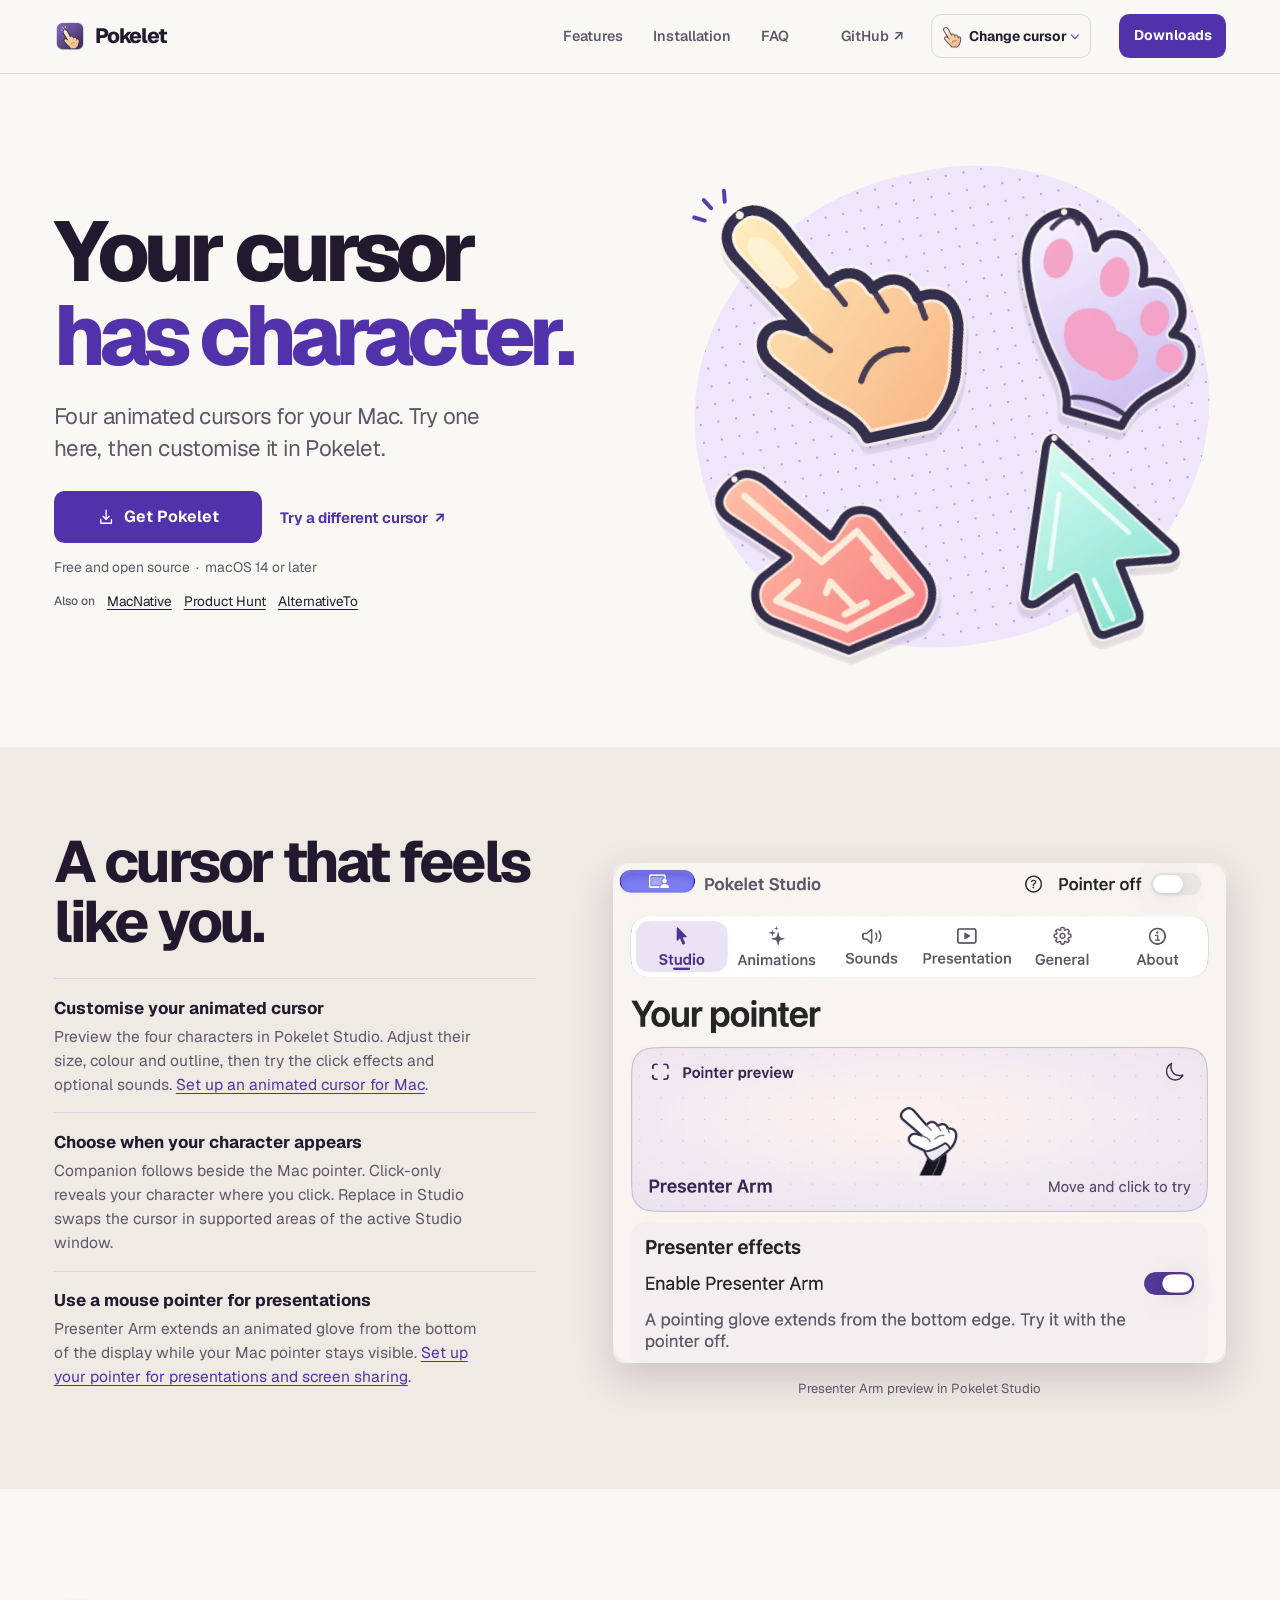
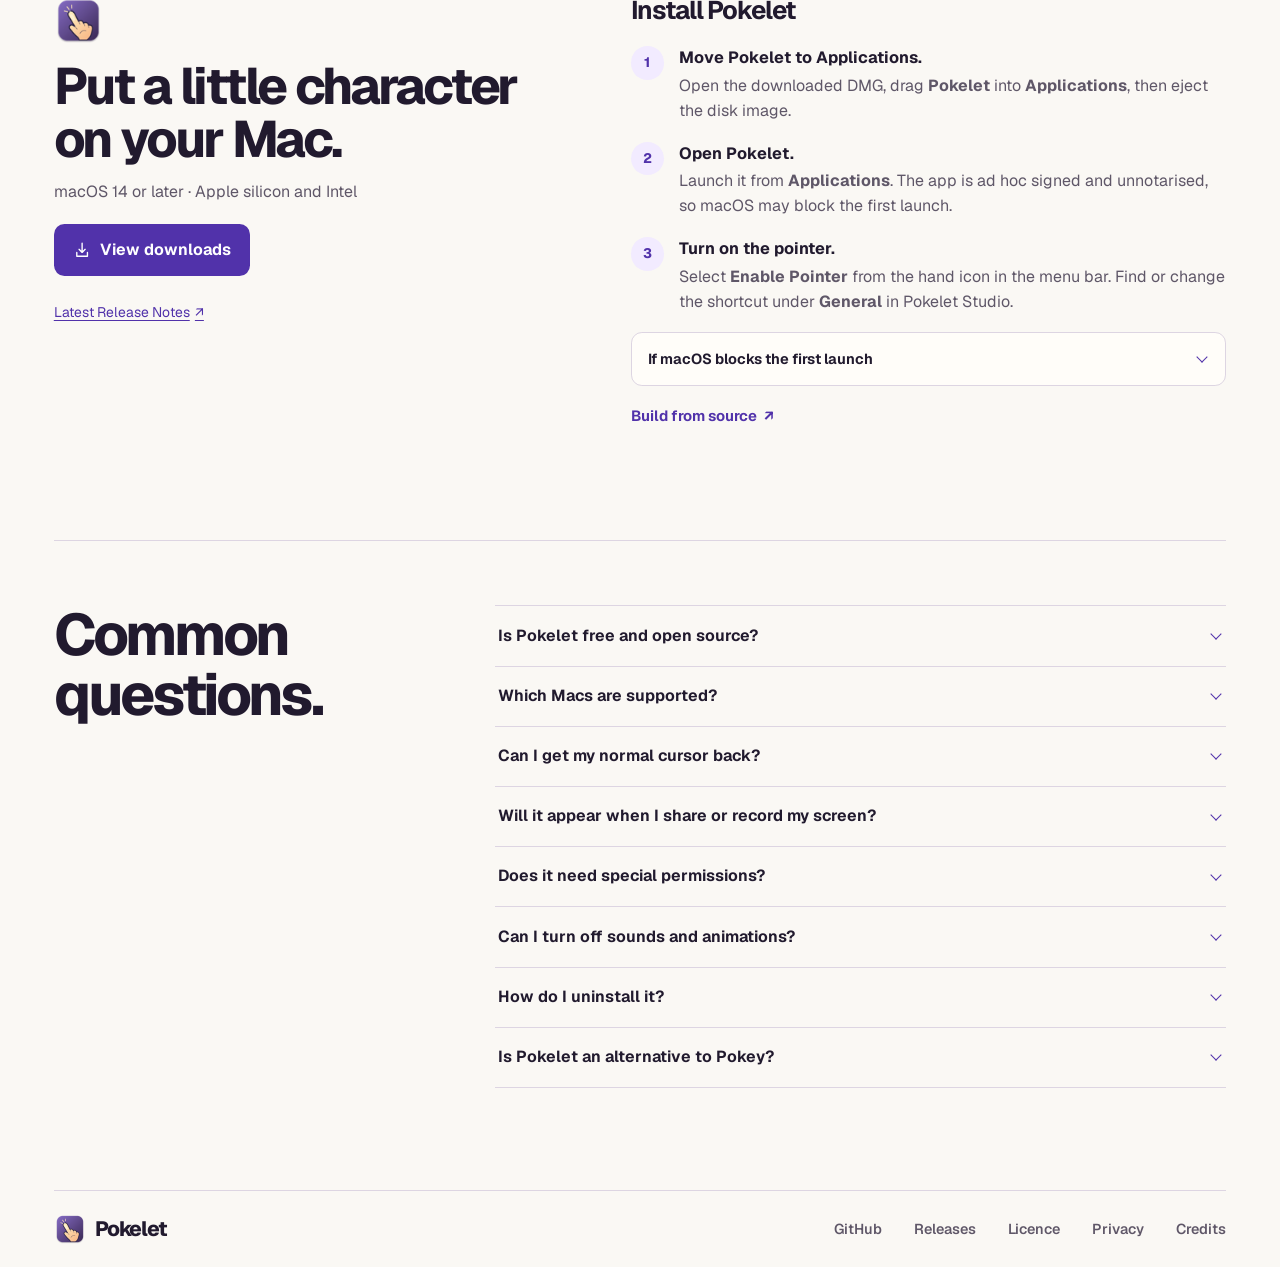
<file: docs/site/index.html>
<!DOCTYPE html>
<html lang="en-GB">
<head>
  <meta charset="utf-8">
  <meta name="viewport" content="width=device-width, initial-scale=1">
  <meta name="color-scheme" content="light dark">
  <meta name="theme-color" content="#faf8f4" media="(prefers-color-scheme: light)">
  <meta name="theme-color" content="#1a1622" media="(prefers-color-scheme: dark)">
  <title>Free Animated Cursor for Mac | Pokelet</title>
  <meta name="description" content="Try four animated cursors in your browser. Pokelet is free for Mac and lets you customise your pointer for everyday use, presentations and screen sharing.">
  <link rel="canonical" href="https://smcnab1.github.io/pokelet/">
  <link rel="icon" href="assets/pokelet-icon.png" type="image/png" sizes="64x64">
  <meta property="og:type" content="website">
  <meta property="og:site_name" content="Pokelet">
  <meta property="og:title" content="Pokelet · Free animated cursor for macOS">
  <meta property="og:description" content="Give your Mac cursor a little character. Try four animated pointers right in your browser.">
  <meta property="og:url" content="https://smcnab1.github.io/pokelet/">
  <meta property="og:image" content="https://smcnab1.github.io/pokelet/assets/pokelet-social.jpg">
  <meta property="og:image:width" content="1200">
  <meta property="og:image:height" content="630">
  <meta property="og:image:alt" content="Pokelet’s four original cursor characters against a lilac dotted backdrop beside the words Your cursor has character.">
  <meta name="twitter:card" content="summary_large_image">
  <meta name="google-site-verification" content="EWGlsp9qSTP0aY0W-Ioiru48ODEmEVgErgm7REO8boE" />
  <link rel="preload" href="assets/geist.woff2" as="font" type="font/woff2" crossorigin>
  <link rel="stylesheet" href="style.css">
  <link rel="modulepreload" href="cursor.js">
  <link rel="modulepreload" href="releases.js">
  <script type="application/ld+json">
    {
      "@context": "https://schema.org",
      "@type": "SoftwareApplication",
      "name": "Pokelet",
      "url": "https://smcnab1.github.io/pokelet/",
      "description": "A free, open-source animated cursor companion for macOS.",
      "operatingSystem": "macOS 14 or later",
      "applicationCategory": "DesktopEnhancementApplication",
      "downloadUrl": "https://github.com/smcnab1/pokelet/releases",
      "offers": {"@type": "Offer", "price": 0, "priceCurrency": "USD"},
      "license": "https://github.com/smcnab1/pokelet/blob/main/LICENSE",
      "image": "https://smcnab1.github.io/pokelet/assets/pokelet-social.jpg"
    }
  </script>
  <script type="module" src="site.js"></script>
</head>
<body id="top">
  <a class="skip-link" href="#main">Skip to content</a>
  <header class="site-header">
    <div class="wrap header-inner">
      <a class="brand" href="#top">
        <img src="assets/pokelet-icon.png" width="32" height="32" alt="">
        Pokelet
      </a>
      <button class="menu-toggle" type="button" aria-expanded="false" aria-controls="primary-nav" hidden>
        <span class="menu-icon" aria-hidden="true"></span> Menu
      </button>
      <nav id="primary-nav" class="primary-nav" aria-label="Main">
        <a href="#features">Features</a>
        <a href="#install">Installation</a>
        <a href="#questions">FAQ</a>
        <a class="nav-github" href="https://github.com/smcnab1/pokelet">GitHub <span aria-hidden="true">↗</span></a>
      </nav>
      <details class="cursor-picker" hidden>
        <summary>
          <img src="assets/characters/finger-original-cursor.png" width="26" height="26" alt="">
          <svg class="native-marker" viewBox="0 0 26 26" width="26" height="26" aria-hidden="true"><path fill="currentColor" d="m7 4 14 11-7 .5-3.5 5z"/></svg>
          <span class="picker-label">Change cursor</span>
        </summary>
          <div class="cursor-options" id="cursor-options">
            <fieldset>
              <legend>Character</legend>
              <div class="character-options">
                <label class="character-choice"><input type="radio" name="character" value="finger" checked>
                  <span><img src="assets/characters/finger-original.webp" loading="lazy" width="50" height="50" alt="">The Finger</span>
                </label>
                <label class="character-choice"><input type="radio" name="character" value="catPaw">
                  <span><img src="assets/characters/catPaw-original.webp" loading="lazy" width="50" height="50" alt="">Cat Paw</span>
                </label>
                <label class="character-choice"><input type="radio" name="character" value="foamFinger">
                  <span><img src="assets/characters/foamFinger-original.webp" loading="lazy" width="50" height="50" alt="">Foam Finger</span>
                </label>
                <label class="character-choice"><input type="radio" name="character" value="comicArrow">
                  <span><img src="assets/characters/comicArrow-original.webp" loading="lazy" width="50" height="50" alt="">Comic Arrow</span>
                </label>
              </div>
            </fieldset>
            <div class="control-pair">
              <div>
                <label for="palette">Colour</label>
                <select id="palette" name="palette">
                  <option value="original">Original</option>
                  <option value="white">White</option>
                  <option value="black">Black</option>
                </select>
              </div>
              <div>
                <label for="response">Click response</label>
                <select id="response" name="response">
                  <option value="0">Barely There</option>
                  <option value="1">Polite</option>
                  <option value="2" selected>Playful</option>
                  <option value="3">Dramatic</option>
                  <option value="4">Unhinged</option>
                </select>
              </div>
            </div>
            <div class="control-bottom">
              <label class="sound-toggle"><input type="checkbox" name="sound"> Sound</label>
              <button class="reset-button" type="button" aria-pressed="false">Use normal cursor</button>
            </div>
          </div>
      </details>
      <a class="button button-small header-download" data-download="Download" href="https://github.com/smcnab1/pokelet/releases"><span class="download-label">Downloads</span></a>
    </div>
  </header>

  <main id="main" tabindex="-1">
    <section class="wrap hero" id="try" aria-labelledby="hero-title">
      <div class="hero-copy">
        <h1 id="hero-title">Your cursor <span>has character.</span></h1>
        <p class="intro">Four animated cursors for your Mac. Try one here, then customise it in Pokelet.</p>
        <div class="actions">
          <a class="button" data-download="Download Pokelet" href="https://github.com/smcnab1/pokelet/releases">
            <svg class="icon" viewBox="0 0 24 24" fill="none" stroke="currentColor" stroke-width="1.8" stroke-linecap="round" stroke-linejoin="round" aria-hidden="true"><path d="M12 3v12m-4-4 4 4 4-4M5 15v5h14v-5"/></svg>
            <span class="download-label">Get Pokelet</span>
          </a>
          <button class="text-action hero-picker" type="button" aria-controls="cursor-options" aria-expanded="false" hidden>Try a different cursor <span aria-hidden="true">↗</span></button>
        </div>
        <div class="hero-support">
          <p class="hero-note">
            Free and open source
            <span aria-hidden="true">·</span>
            macOS 14 or later
          </p>

          <div class="hero-listing">
            <span class="hero-listing-label">Also on</span>

            <a class="hero-listing-link" href="https://macnative.io/apps/pokelet" target="_blank" rel="noopener noreferrer">MacNative</a>
            <a class="hero-listing-link" href="https://www.producthunt.com/products/pokelet" target="_blank" rel="noopener noreferrer">Product Hunt</a>
            <a class="hero-listing-link" href="https://alternativeto.net/software/pokelet/about/" target="_blank" rel="noopener noreferrer">AlternativeTo</a>
          </div>
        </div>
      </div>

      <div class="hero-art">
        <div class="character-sheet">
          <button class="hero-piece hero-finger" data-character="finger" type="button" aria-label="Try The Finger" aria-pressed="true" disabled>
            <img class="hero-character" fetchpriority="high" src="assets/characters/finger-original.webp" width="312" height="312" alt="">
          </button>
          <button class="hero-piece hero-cat" data-character="catPaw" type="button" aria-label="Try Cat Paw" aria-pressed="false" disabled>
            <img class="hero-character" src="assets/characters/catPaw-original.webp" width="312" height="312" alt="">
          </button>
          <button class="hero-piece hero-foam" data-character="foamFinger" type="button" aria-label="Try Foam Finger" aria-pressed="false" disabled>
            <img class="hero-character" src="assets/characters/foamFinger-original.webp" width="312" height="312" alt="">
          </button>
          <button class="hero-piece hero-arrow" data-character="comicArrow" type="button" aria-label="Try Comic Arrow" aria-pressed="false" disabled>
            <img class="hero-character" src="assets/characters/comicArrow-original.webp" width="312" height="312" alt="">
          </button>
          <span class="hero-rays" aria-hidden="true"><i></i><i></i><i></i></span>
        </div>
      </div>
    </section>

    <section class="feature-band" id="features" aria-labelledby="features-title">
      <div class="wrap feature-layout">
        <div class="feature-copy">
          <h2 id="features-title">A cursor that feels like you.</h2>
          <dl class="feature-list">
            <div><dt>Customise your animated cursor</dt><dd>Preview the four characters in Pokelet Studio. Adjust their size, colour and outline, then try the click effects and optional sounds. <a href="animated-cursors-for-mac/">Set up an animated cursor for Mac</a>.</dd></div>
            <div><dt>Choose when your character appears</dt><dd>Companion follows beside the Mac pointer. Click-only reveals your character where you click. Replace in Studio swaps the cursor in supported areas of the active Studio window.</dd></div>
            <div><dt>Use a mouse pointer for presentations</dt><dd>Presenter Arm extends an animated glove from the bottom of the display while your Mac pointer stays visible. <a href="presentation-pointer-for-mac/">Set up your pointer for presentations and screen sharing</a>.</dd></div>
          </dl>
        </div>
        <figure class="settings-figure">
          <picture>
            <source media="(prefers-color-scheme: dark) and (min-width: 761px)" srcset="assets/pokelet-studio-dark.webp" width="1450" height="926">
            <img src="assets/pokelet-studio-light.webp" width="1080" height="880" loading="lazy" decoding="async" alt="Pokelet Studio showing the animated Presenter Arm glove in the pointer preview, with Presenter Arm enabled">
          </picture>
          <figcaption>Presenter Arm preview in Pokelet Studio</figcaption>
        </figure>
      </div>
    </section>

    <section class="wrap install-section" id="install" aria-labelledby="install-title">
      <div class="download-panel">
        <img src="assets/pokelet-icon.png" width="64" height="64" loading="lazy" alt="">
        <h2 id="install-title">Put a little character on your Mac.</h2>
        <p>macOS 14 or later · Apple silicon and Intel</p>
        <a class="button" data-download="Download DMG" href="https://github.com/smcnab1/pokelet/releases">
          <svg class="icon" viewBox="0 0 24 24" fill="none" stroke="currentColor" stroke-width="1.8" stroke-linecap="round" stroke-linejoin="round" aria-hidden="true"><path d="M12 3v12m-4-4 4 4 4-4M5 15v5h14v-5"/></svg>
          <span class="download-label">View downloads</span>
        </a>
        <a class="release-link" data-release-notes href="https://github.com/smcnab1/pokelet/releases"><span>Latest Release Notes</span> <span aria-hidden="true">↗</span></a>
      </div>
      <div class="install-guide">
        <h3>Install Pokelet</h3>
        <ol class="steps">
          <li><span class="step-number" aria-hidden="true">1</span><strong>Move Pokelet to Applications.</strong><p>Open the downloaded DMG, drag <strong>Pokelet</strong> into <strong>Applications</strong>, then eject the disk image.</p></li>
          <li><span class="step-number" aria-hidden="true">2</span><strong>Open Pokelet.</strong><p>Launch it from <strong>Applications</strong>. The app is ad hoc signed and unnotarised, so macOS may block the first launch.</p></li>
          <li><span class="step-number" aria-hidden="true">3</span><strong>Turn on the pointer.</strong><p>Select <strong>Enable Pointer</strong> from the hand icon in the menu bar. Find or change the shortcut under <strong>General</strong> in Pokelet Studio.</p></li>
        </ol>
        <details class="install-note">
          <summary>If macOS blocks the first launch</summary>
          <p>Check the <a data-release-notes href="https://github.com/smcnab1/pokelet/releases">release notes</a>. Proceed only if you trust the source and the <a href="https://github.com/smcnab1/pokelet/blob/main/docs/VERIFYING_RELEASES.md">download verification checks</a> pass. If macOS cannot verify the developer, choose <strong>Open Anyway</strong> in <strong>System Settings → Privacy &amp; Security</strong> if offered. Leave Gatekeeper enabled. Stop if macOS reports damage or malware. <a href="https://support.apple.com/102445">Apple’s guidance on opening apps</a></p>
        </details>
        <a class="text-action source-link" href="https://github.com/smcnab1/pokelet/blob/main/CONTRIBUTING.md#build-from-source">Build from source <span aria-hidden="true">↗</span></a>
      </div>
    </section>

    <section class="wrap faq-section" id="questions" aria-labelledby="faq-title">
      <div class="section-heading">
        <h2 id="faq-title">Common questions.</h2>
      </div>
      <div class="faq-list">
        <details><summary>Is Pokelet free and open source?</summary><p>Yes. Pokelet is a free native macOS app that runs locally without an account. Its source code is available on GitHub under the <a href="https://github.com/smcnab1/pokelet/blob/main/LICENSE">MIT licence</a>.</p></details>
        <details><summary>Which Macs are supported?</summary><p>Pokelet’s universal build targets macOS 14 Sonoma and later on Apple silicon and Intel. Check the release notes for the requirements of your download. Hands-on testing used an M2 Mac. Intel and older macOS runtime checks are pending. See the <a href="https://github.com/smcnab1/pokelet/blob/main/VERIFICATION.md">verification record</a> for details.</p></details>
        <details><summary>Can I get my normal cursor back?</summary><p>Yes. Companion mode keeps the native cursor visible. Replace in Studio restores the normal cursor when you leave eligible areas of the active Studio window. Switch Pokelet off from the menu bar or with the shortcut shown under <strong>General</strong> in Studio.</p></details>
        <details><summary>Will it appear when I share or record my screen?</summary><p>Choose the entire display in your sharing or recording app and check whether the overlay appears for viewers or in a test recording. Single-window capture generally excludes it. See the <a href="presentation-pointer-for-mac/#capture">screen capture guide</a> for what to check.</p></details>
        <details><summary>Does it need special permissions?</summary><p>Ordinary pointer features work without Accessibility or Input Monitoring. The optional <strong>Interactive clicks only</strong> sound setting uses Accessibility information. It stays silent if macOS cannot identify the control or Accessibility access is unavailable. Choose <strong>Every click</strong> for regular playback.</p></details>
        <details><summary>Can I turn off sounds and animations?</summary><p>Yes. Sounds start off and can be switched off again in <strong>Sounds</strong>. Turn off click effects in <strong>Animations</strong>. Pokelet also follows the macOS Reduce Motion setting.</p></details>
        <details><summary>How do I uninstall it?</summary><p>To clear preferences, remove imported audio and disable launch at login, first choose <strong>General → Reset Settings…</strong> in Pokelet Studio. Then choose <strong>Quit Pokelet</strong> from the menu and move Pokelet from <strong>Applications</strong> to the Bin.</p></details>
        <details><summary>Is Pokelet an alternative to Pokey?</summary><p>Pokelet is an independent, open-source alternative to Pokey, with its own artwork and click sounds.</p></details>
      </div>
    </section>
  </main>

  <footer class="wrap site-footer">
    <a class="brand" href="#top">
      <img src="assets/pokelet-icon.png" width="32" height="32" loading="lazy" alt="">
      Pokelet
    </a>
    <nav aria-label="Footer">
      <a href="https://github.com/smcnab1/pokelet">GitHub</a>
      <a href="https://github.com/smcnab1/pokelet/releases">Releases</a>
      <a href="https://github.com/smcnab1/pokelet/blob/main/LICENSE">Licence</a>
      <a href="privacy/">Privacy</a>
      <a href="https://github.com/smcnab1/pokelet/blob/main/THIRD_PARTY_NOTICES.md">Credits</a>
    </nav>
  </footer>
  <div class="live-pointer" aria-hidden="true"><img src="assets/characters/finger-original.webp" width="52" height="52" alt=""></div>
  <div class="impact" aria-hidden="true">
    <svg viewBox="-26 -26 52 52" width="52" height="52" fill="none" stroke="currentColor" stroke-width="2.5" stroke-linecap="round">
      <path class="impact-rays" d="M0-11v-8m9 23 8 4m-26 0-7 5m5-21-6-4m26 1 6-5"/>
      <circle class="impact-ring" r="12"/>
      <path class="impact-paw" fill="currentColor" stroke="none" d="M-19-2c-3-4 1-8 4-7 4-1 8 4 6 7-2 2-8 2-10 0Zm-4-8a2.5 3 0 1 1 0-6 2.5 3 0 0 1 0 6Zm5-4a2.5 3 0 1 1 0-6 2.5 3 0 0 1 0 6Zm6 0a2.5 3 0 1 1 0-6 2.5 3 0 0 1 0 6Zm5 4a2.5 3 0 1 1 0-6 2.5 3 0 0 1 0 6Z"/>
    </svg>
  </div>
</body>
</html>
</file>
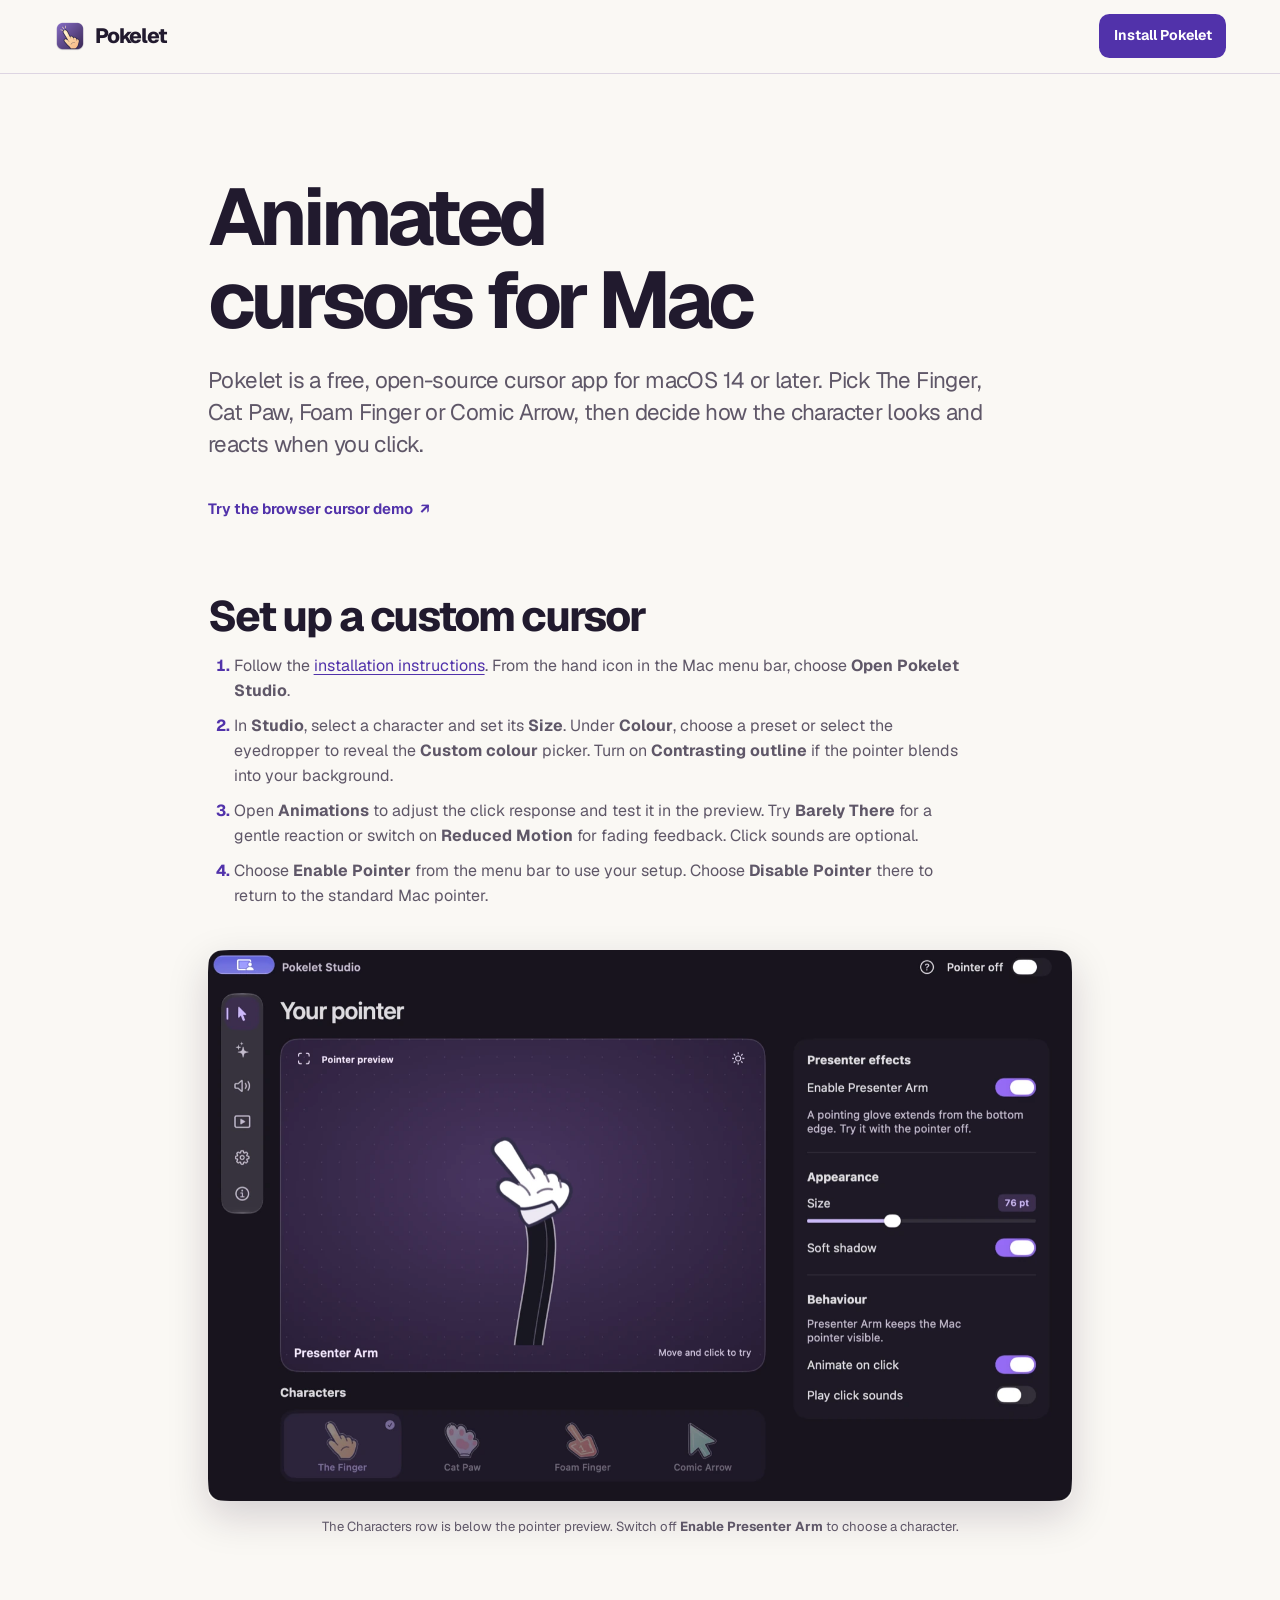
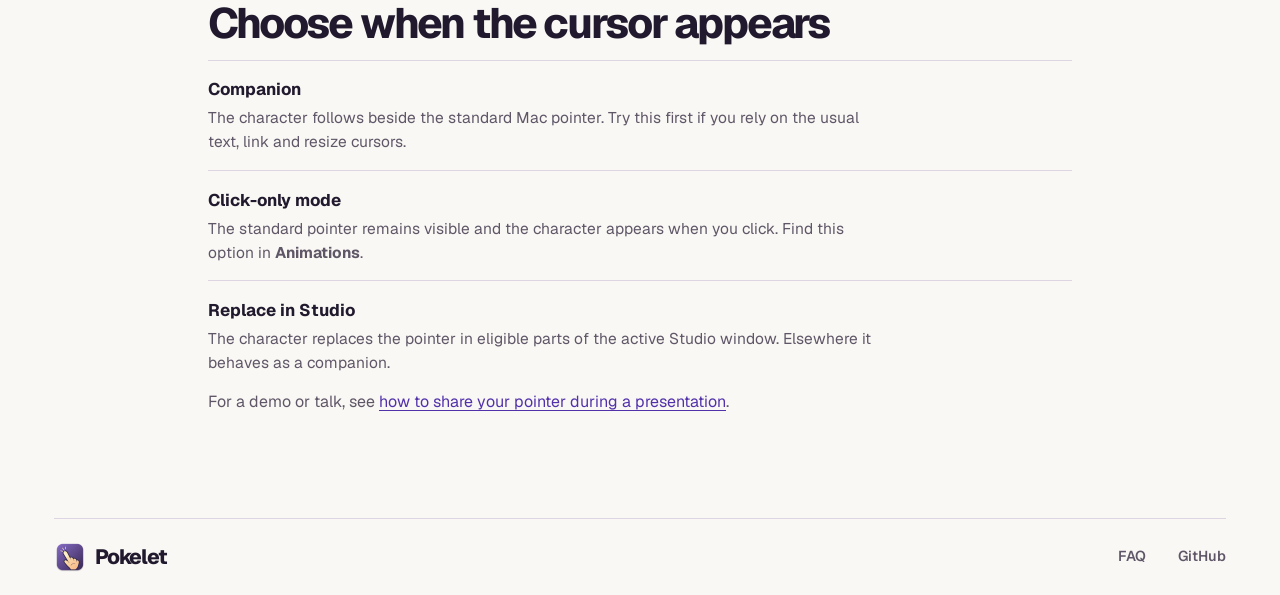
<file: docs/site/animated-cursors-for-mac/index.html>
<!DOCTYPE html>
<html lang="en-GB">
<head>
  <meta charset="utf-8">
  <meta name="viewport" content="width=device-width, initial-scale=1">
  <meta name="color-scheme" content="light dark">
  <meta name="theme-color" content="#faf8f4" media="(prefers-color-scheme: light)">
  <meta name="theme-color" content="#1a1622" media="(prefers-color-scheme: dark)">
  <title>Animated Cursors for Mac | Pokelet</title>
  <meta name="description" content="Set up a free animated cursor on your Mac. Choose a Pokelet character, customise its colour and click effects, and decide when it appears.">
  <link rel="canonical" href="https://smcnab1.github.io/pokelet/animated-cursors-for-mac/">
  <link rel="icon" href="../assets/pokelet-icon.png" type="image/png" sizes="64x64">
  <meta property="og:type" content="article">
  <meta property="og:site_name" content="Pokelet">
  <meta property="og:title" content="Animated Cursors for Mac | Pokelet">
  <meta property="og:description" content="Choose and customise an animated Mac pointer with Pokelet’s free cursor guide.">
  <meta property="og:url" content="https://smcnab1.github.io/pokelet/animated-cursors-for-mac/">
  <meta property="og:image" content="https://smcnab1.github.io/pokelet/assets/pokelet-social.jpg">
  <meta property="og:image:width" content="1200">
  <meta property="og:image:height" content="630">
  <meta property="og:image:alt" content="Pokelet’s four original cursor characters against a lilac dotted backdrop beside the words Your cursor has character.">
  <meta name="twitter:card" content="summary_large_image">
  <link rel="preload" href="../assets/geist.woff2" as="font" type="font/woff2" crossorigin>
  <link rel="stylesheet" href="../style.css">
</head>
<body>
  <a class="skip-link" href="#main">Skip to content</a>
  <header class="site-header guide-header">
    <div class="wrap header-inner">
      <a class="brand" href="../">
        <img src="../assets/pokelet-icon.png" width="32" height="32" alt="">
        Pokelet
      </a>
      <a class="button button-small header-download" href="../#install">Install Pokelet</a>
    </div>
  </header>

  <main class="wrap guide" id="main" tabindex="-1">
    <h1>Animated cursors for Mac</h1>
    <p class="intro">Pokelet is a free, open-source cursor app for macOS 14 or later. Pick The Finger, Cat Paw, Foam Finger or Comic Arrow, then decide how the character looks and reacts when you click.</p>
    <a class="text-action" href="../#try">Try the browser cursor demo <span aria-hidden="true">↗</span></a>

    <section aria-labelledby="customise">
      <h2 id="customise">Set up a custom cursor</h2>
      <ol>
        <li>Follow the <a href="../#install">installation instructions</a>. From the hand icon in the Mac menu bar, choose <strong>Open Pokelet Studio</strong>.</li>
        <li>In <strong>Studio</strong>, select a character and set its <strong>Size</strong>. Under <strong>Colour</strong>, choose a preset or select the eyedropper to reveal the <strong>Custom colour</strong> picker. Turn on <strong>Contrasting outline</strong> if the pointer blends into your background.</li>
        <li>Open <strong>Animations</strong> to adjust the click response and test it in the preview. Try <strong>Barely There</strong> for a gentle reaction or switch on <strong>Reduced Motion</strong> for fading feedback. Click sounds are optional.</li>
        <li>Choose <strong>Enable Pointer</strong> from the menu bar to use your setup. Choose <strong>Disable Pointer</strong> there to return to the standard Mac pointer.</li>
      </ol>
      <figure class="settings-figure">
        <img src="../assets/pokelet-studio-dark.webp" width="1450" height="926" loading="lazy" decoding="async" alt="Pokelet Studio with the Characters row below the pointer preview and Enable Presenter Arm in the right-hand settings column">
        <figcaption>The Characters row is below the pointer preview. Switch off <strong>Enable Presenter Arm</strong> to choose a character.</figcaption>
      </figure>
    </section>

    <section aria-labelledby="display-modes">
      <h2 id="display-modes">Choose when the cursor appears</h2>
      <dl class="feature-list">
        <div><dt>Companion</dt><dd>The character follows beside the standard Mac pointer. Try this first if you rely on the usual text, link and resize cursors.</dd></div>
        <div><dt>Click-only mode</dt><dd>The standard pointer remains visible and the character appears when you click. Find this option in <strong>Animations</strong>.</dd></div>
        <div><dt>Replace in Studio</dt><dd>The character replaces the pointer in eligible parts of the active Studio window. Elsewhere it behaves as a companion.</dd></div>
      </dl>
      <p>For a demo or talk, see <a href="../presentation-pointer-for-mac/">how to share your pointer during a presentation</a>.</p>
    </section>
  </main>

  <footer class="wrap site-footer">
    <a class="brand" href="../">
      <img src="../assets/pokelet-icon.png" width="32" height="32" loading="lazy" alt="">
      Pokelet
    </a>
    <nav aria-label="Footer">
      <a href="../#questions">FAQ</a>
      <a href="https://github.com/smcnab1/pokelet">GitHub</a>
    </nav>
  </footer>
</body>
</html>
</file>
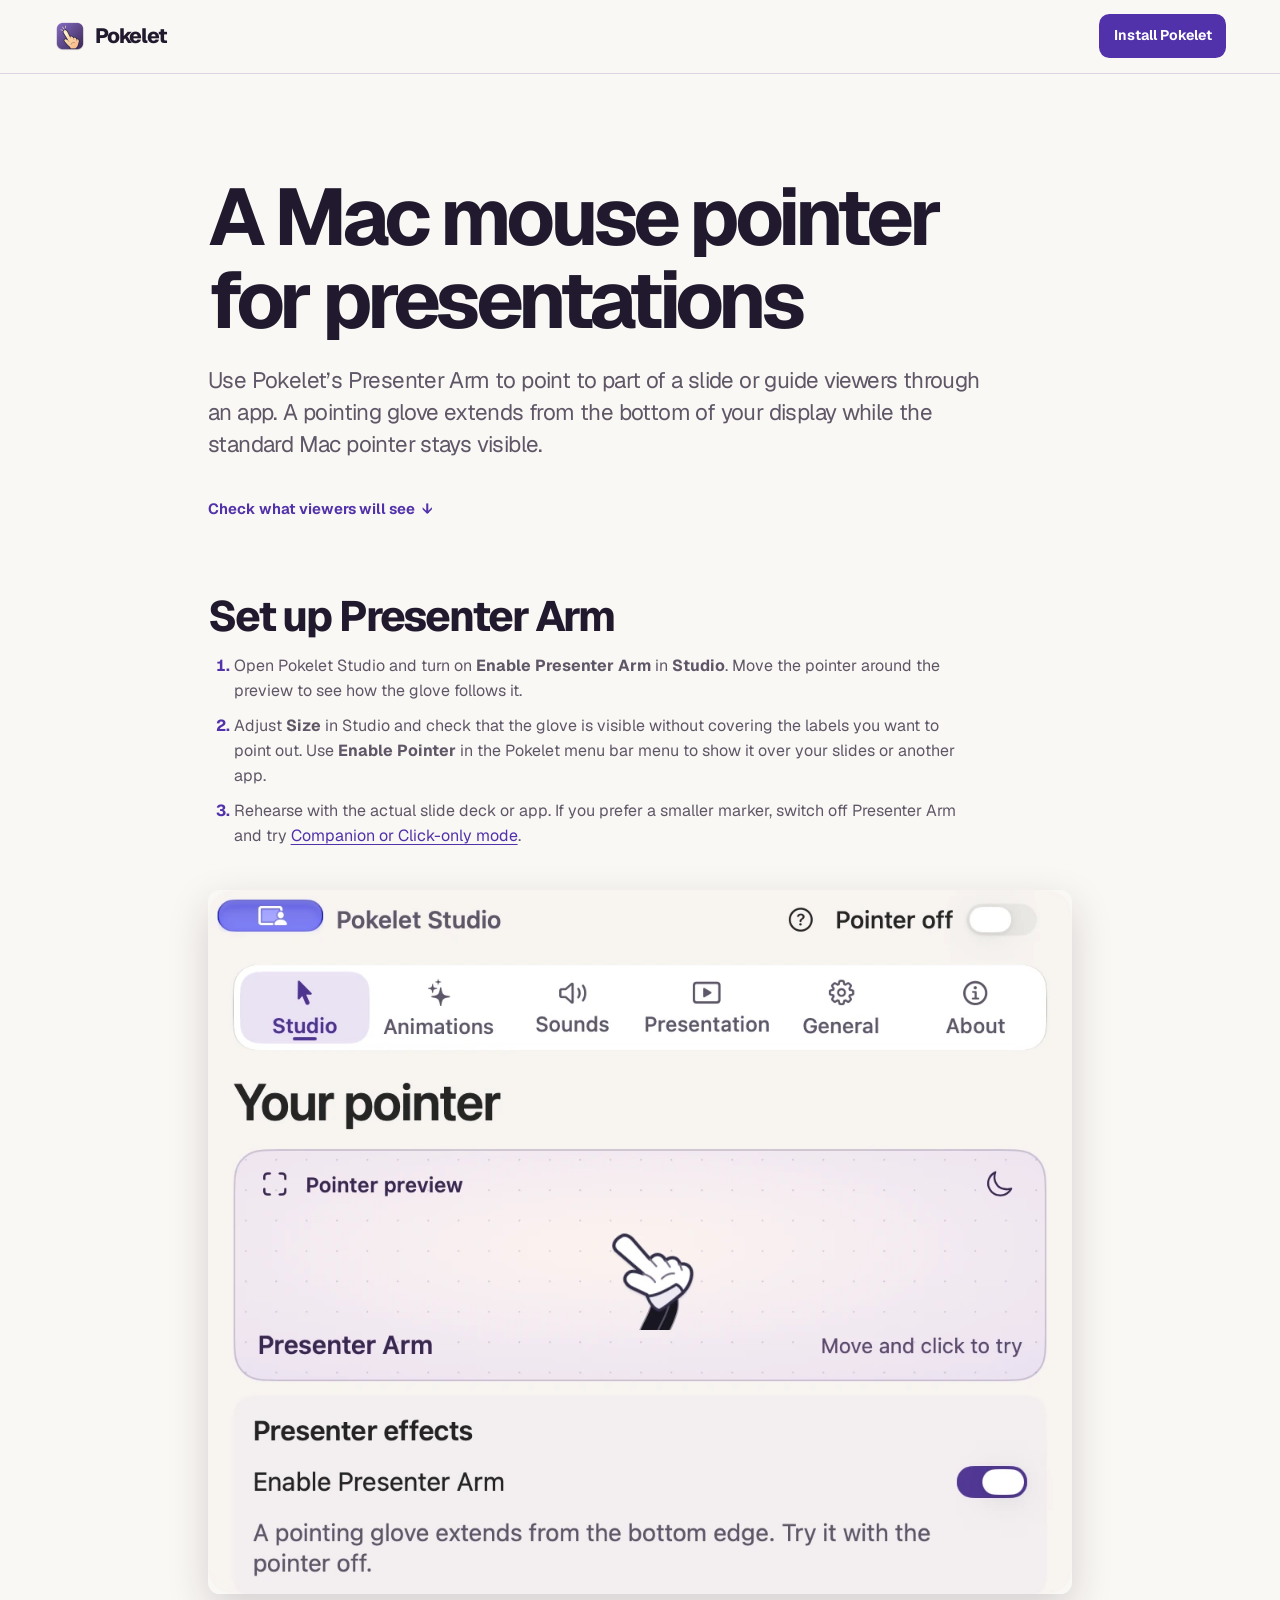
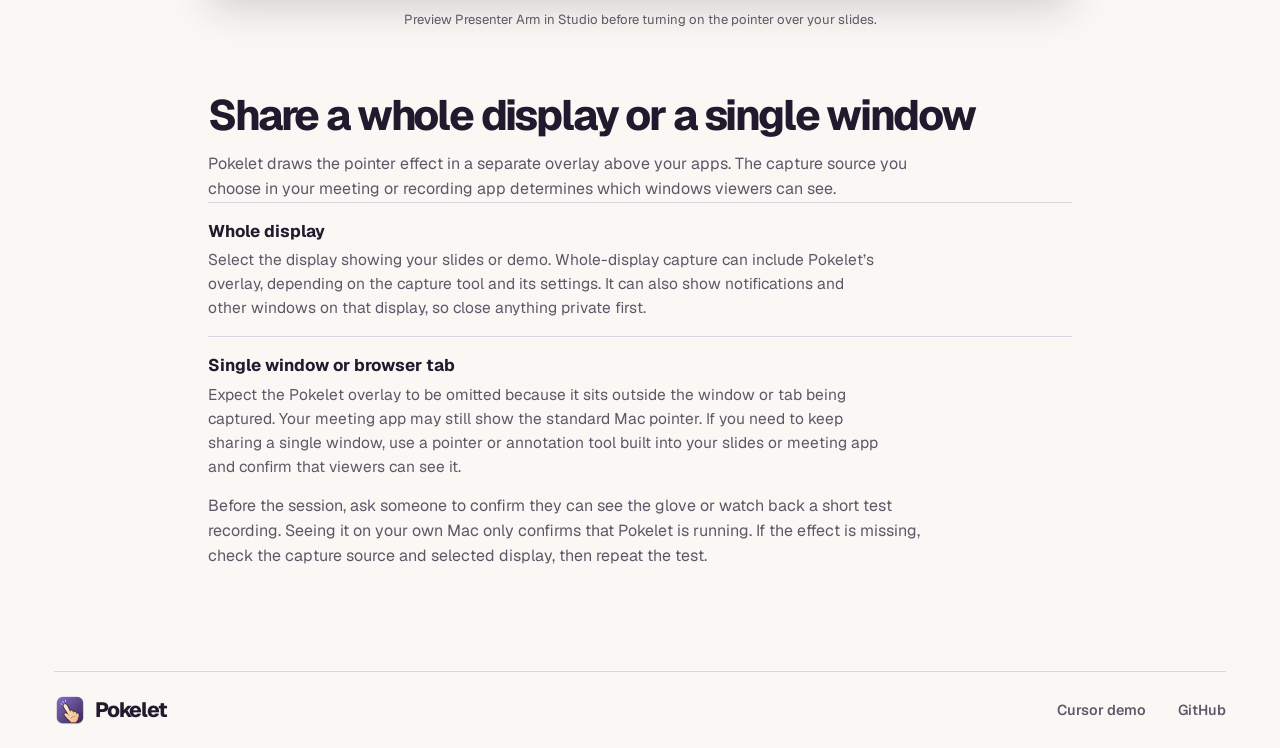
<file: docs/site/presentation-pointer-for-mac/index.html>
<!DOCTYPE html>
<html lang="en-GB">
<head>
  <meta charset="utf-8">
  <meta name="viewport" content="width=device-width, initial-scale=1">
  <meta name="color-scheme" content="light dark">
  <meta name="theme-color" content="#faf8f4" media="(prefers-color-scheme: light)">
  <meta name="theme-color" content="#1a1622" media="(prefers-color-scheme: dark)">
  <title>Mac Mouse Pointer for Presentations and Screen Sharing | Pokelet</title>
  <meta name="description" content="Set up a Mac mouse pointer for presentations and screen sharing. Learn to use Pokelet’s Presenter Arm and check whether viewers can see the overlay.">
  <link rel="canonical" href="https://smcnab1.github.io/pokelet/presentation-pointer-for-mac/">
  <link rel="icon" href="../assets/pokelet-icon.png" type="image/png" sizes="64x64">
  <meta property="og:type" content="article">
  <meta property="og:site_name" content="Pokelet">
  <meta property="og:title" content="Mac Mouse Pointer for Presentations and Screen Sharing | Pokelet">
  <meta property="og:description" content="Use Presenter Arm for slides and demos, and find out what your audience sees when you share a display or a single window.">
  <meta property="og:url" content="https://smcnab1.github.io/pokelet/presentation-pointer-for-mac/">
  <meta property="og:image" content="https://smcnab1.github.io/pokelet/assets/pokelet-social.jpg">
  <meta property="og:image:width" content="1200">
  <meta property="og:image:height" content="630">
  <meta property="og:image:alt" content="Pokelet’s four original cursor characters against a lilac dotted backdrop beside the words Your cursor has character.">
  <meta name="twitter:card" content="summary_large_image">
  <link rel="preload" href="../assets/geist.woff2" as="font" type="font/woff2" crossorigin>
  <link rel="stylesheet" href="../style.css">
</head>
<body>
  <a class="skip-link" href="#main">Skip to content</a>
  <header class="site-header guide-header">
    <div class="wrap header-inner">
      <a class="brand" href="../">
        <img src="../assets/pokelet-icon.png" width="32" height="32" alt="">
        Pokelet
      </a>
      <a class="button button-small header-download" href="../#install">Install Pokelet</a>
    </div>
  </header>

  <main class="wrap guide" id="main" tabindex="-1">
    <h1>A Mac mouse pointer for presentations</h1>
    <p class="intro">Use Pokelet’s Presenter Arm to point to part of a slide or guide viewers through an app. A pointing glove extends from the bottom of your display while the standard Mac pointer stays visible.</p>
    <a class="text-action" href="#capture">Check what viewers will see <span aria-hidden="true">↓</span></a>

    <section aria-labelledby="setup">
      <h2 id="setup">Set up Presenter Arm</h2>
      <ol>
        <li>Open Pokelet Studio and turn on <strong>Enable Presenter Arm</strong> in <strong>Studio</strong>. Move the pointer around the preview to see how the glove follows it.</li>
        <li>Adjust <strong>Size</strong> in Studio and check that the glove is visible without covering the labels you want to point out. Use <strong>Enable Pointer</strong> in the Pokelet menu bar menu to show it over your slides or another app.</li>
        <li>Rehearse with the actual slide deck or app. If you prefer a smaller marker, switch off Presenter Arm and try <a href="../animated-cursors-for-mac/#display-modes">Companion or Click-only mode</a>.</li>
      </ol>
      <figure class="settings-figure">
        <picture>
          <source media="(prefers-color-scheme: dark) and (min-width: 761px)" srcset="../assets/pokelet-studio-dark.webp" width="1450" height="926">
          <img src="../assets/pokelet-studio-light.webp" width="1080" height="880" loading="lazy" decoding="async" alt="The Presenter Arm glove in the Pokelet Studio preview, with Enable Presenter Arm switched on">
        </picture>
        <figcaption>Preview Presenter Arm in Studio before turning on the pointer over your slides.</figcaption>
      </figure>
    </section>

    <section aria-labelledby="capture">
      <h2 id="capture">Share a whole display or a single window</h2>
      <p>Pokelet draws the pointer effect in a separate overlay above your apps. The capture source you choose in your meeting or recording app determines which windows viewers can see.</p>
      <dl class="feature-list">
        <div><dt>Whole display</dt><dd>Select the display showing your slides or demo. Whole-display capture can include Pokelet’s overlay, depending on the capture tool and its settings. It can also show notifications and other windows on that display, so close anything private first.</dd></div>
        <div><dt>Single window or browser tab</dt><dd>Expect the Pokelet overlay to be omitted because it sits outside the window or tab being captured. Your meeting app may still show the standard Mac pointer. If you need to keep sharing a single window, use a pointer or annotation tool built into your slides or meeting app and confirm that viewers can see it.</dd></div>
      </dl>
      <p>Before the session, ask someone to confirm they can see the glove or watch back a short test recording. Seeing it on your own Mac only confirms that Pokelet is running. If the effect is missing, check the capture source and selected display, then repeat the test.</p>
    </section>
  </main>

  <footer class="wrap site-footer">
    <a class="brand" href="../">
      <img src="../assets/pokelet-icon.png" width="32" height="32" loading="lazy" alt="">
      Pokelet
    </a>
    <nav aria-label="Footer">
      <a href="../#try">Cursor demo</a>
      <a href="https://github.com/smcnab1/pokelet">GitHub</a>
    </nav>
  </footer>
</body>
</html>
</file>
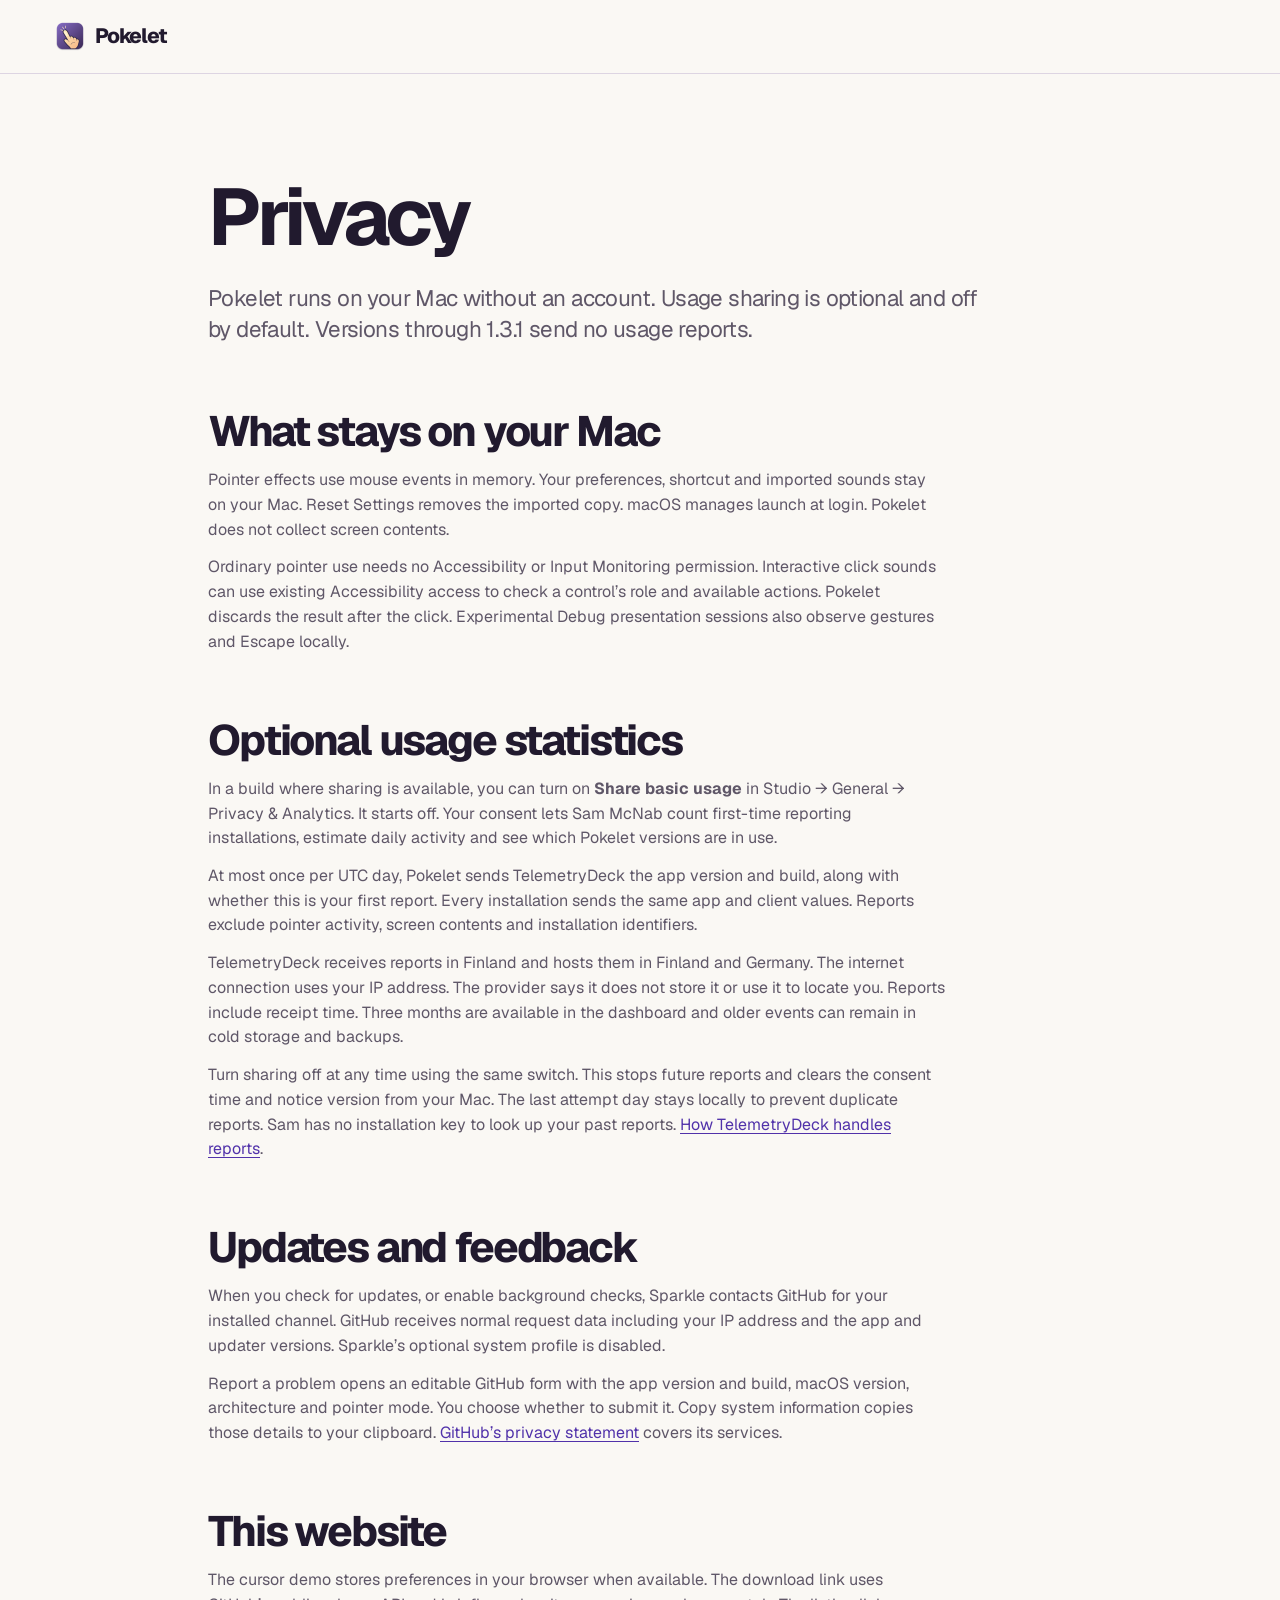
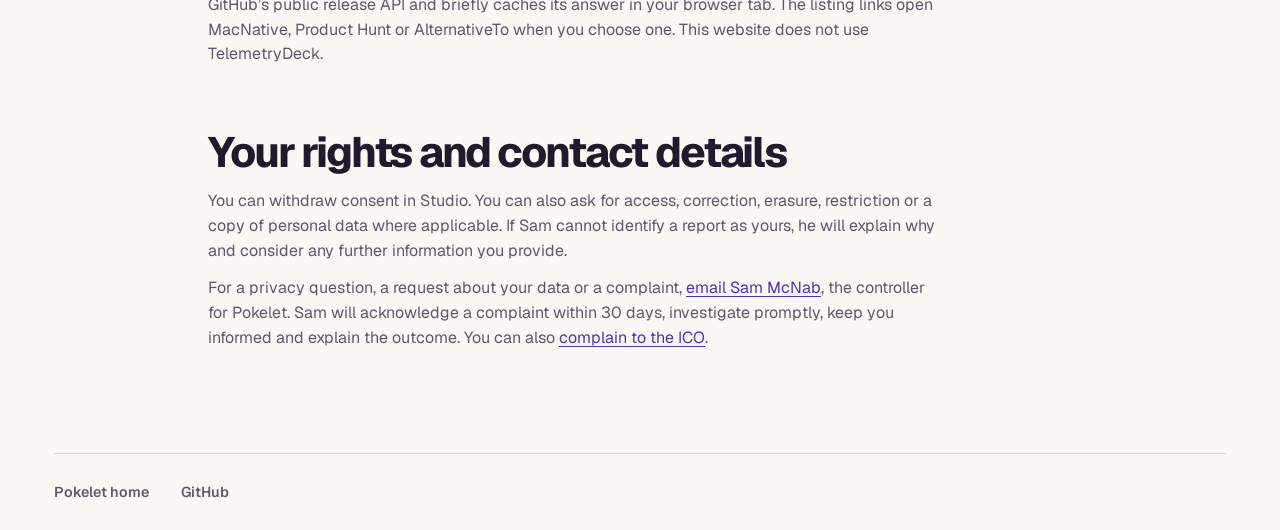
<file: docs/site/privacy/index.html>
<!DOCTYPE html>
<html lang="en-GB">
<head>
  <meta charset="utf-8">
  <meta name="viewport" content="width=device-width, initial-scale=1">
  <meta name="color-scheme" content="light dark">
  <title>Privacy | Pokelet</title>
  <meta name="description" content="What stays on your Mac, what happens when you check for updates, and how the website uses your browser.">
  <link rel="canonical" href="https://smcnab1.github.io/pokelet/privacy/">
  <link rel="icon" href="../assets/pokelet-icon.png" type="image/png" sizes="64x64">
  <link rel="stylesheet" href="../style.css">
</head>
<body>
  <a class="skip-link" href="#main">Skip to content</a>
  <header class="site-header guide-header">
    <div class="wrap header-inner">
      <a class="brand" href="../">
        <img src="../assets/pokelet-icon.png" width="32" height="32" alt="">
        Pokelet
      </a>
    </div>
  </header>
  <main class="wrap guide" id="main" tabindex="-1">
    <h1>Privacy</h1>
    <p class="intro">Pokelet runs on your Mac without an account. Usage sharing is optional and off by default. Versions through 1.3.1 send no usage reports.</p>
    <section aria-labelledby="local">
      <h2 id="local">What stays on your Mac</h2>
      <p>Pointer effects use mouse events in memory. Your preferences, shortcut and imported sounds stay on your Mac. Reset Settings removes the imported copy. macOS manages launch at login. Pokelet does not collect screen contents.</p>
      <p>Ordinary pointer use needs no Accessibility or Input Monitoring permission. Interactive click sounds can use existing Accessibility access to check a control’s role and available actions. Pokelet discards the result after the click. Experimental Debug presentation sessions also observe gestures and Escape locally.</p>
    </section>
    <section aria-labelledby="usage">
      <h2 id="usage">Optional usage statistics</h2>
      <p>In a build where sharing is available, you can turn on <strong>Share basic usage</strong> in Studio → General → Privacy &amp; Analytics. It starts off. Your consent lets Sam McNab count first-time reporting installations, estimate daily activity and see which Pokelet versions are in use.</p>
      <p>At most once per UTC day, Pokelet sends TelemetryDeck the app version and build, along with whether this is your first report. Every installation sends the same app and client values. Reports exclude pointer activity, screen contents and installation identifiers.</p>
      <p>TelemetryDeck receives reports in Finland and hosts them in Finland and Germany. The internet connection uses your IP address. The provider says it does not store it or use it to locate you. Reports include receipt time. Three months are available in the dashboard and older events can remain in cold storage and backups.</p>
      <p>Turn sharing off at any time using the same switch. This stops future reports and clears the consent time and notice version from your Mac. The last attempt day stays locally to prevent duplicate reports. Sam has no installation key to look up your past reports. <a href="https://telemetrydeck.com/faq/analytics-data-privacy/">How TelemetryDeck handles reports</a>.</p>
    </section>
    <section aria-labelledby="updates">
      <h2 id="updates">Updates and feedback</h2>
      <p>When you check for updates, or enable background checks, Sparkle contacts GitHub for your installed channel. GitHub receives normal request data including your IP address and the app and updater versions. Sparkle’s optional system profile is disabled.</p>
      <p>Report a problem opens an editable GitHub form with the app version and build, macOS version, architecture and pointer mode. You choose whether to submit it. Copy system information copies those details to your clipboard. <a href="https://docs.github.com/en/site-policy/privacy-policies/github-general-privacy-statement">GitHub’s privacy statement</a> covers its services.</p>
    </section>

    <section aria-labelledby="website">
      <h2 id="website">This website</h2>
      <p>The cursor demo stores preferences in your browser when available. The download link uses GitHub’s public release API and briefly caches its answer in your browser tab. The listing links open MacNative, Product Hunt or AlternativeTo when you choose one. This website does not use TelemetryDeck.</p>
    </section>
    <section aria-labelledby="contact">
      <h2 id="contact">Your rights and contact details</h2>
      <p>You can withdraw consent in Studio. You can also ask for access, correction, erasure, restriction or a copy of personal data where applicable. If Sam cannot identify a report as yours, he will explain why and consider any further information you provide.</p>
      <p>For a privacy question, a request about your data or a complaint, <a href="mailto:sam@sammcnab.co.uk">email Sam McNab</a>, the controller for Pokelet. Sam will acknowledge a complaint within 30 days, investigate promptly, keep you informed and explain the outcome. You can also <a href="https://ico.org.uk/make-a-complaint/">complain to the ICO</a>.</p>
    </section>
  </main>
  <footer class="wrap site-footer">
    <nav aria-label="Footer">
      <a href="../">Pokelet home</a>
      <a href="https://github.com/smcnab1/pokelet">GitHub</a>
    </nav>
  </footer>
</body>
</html>
</file>
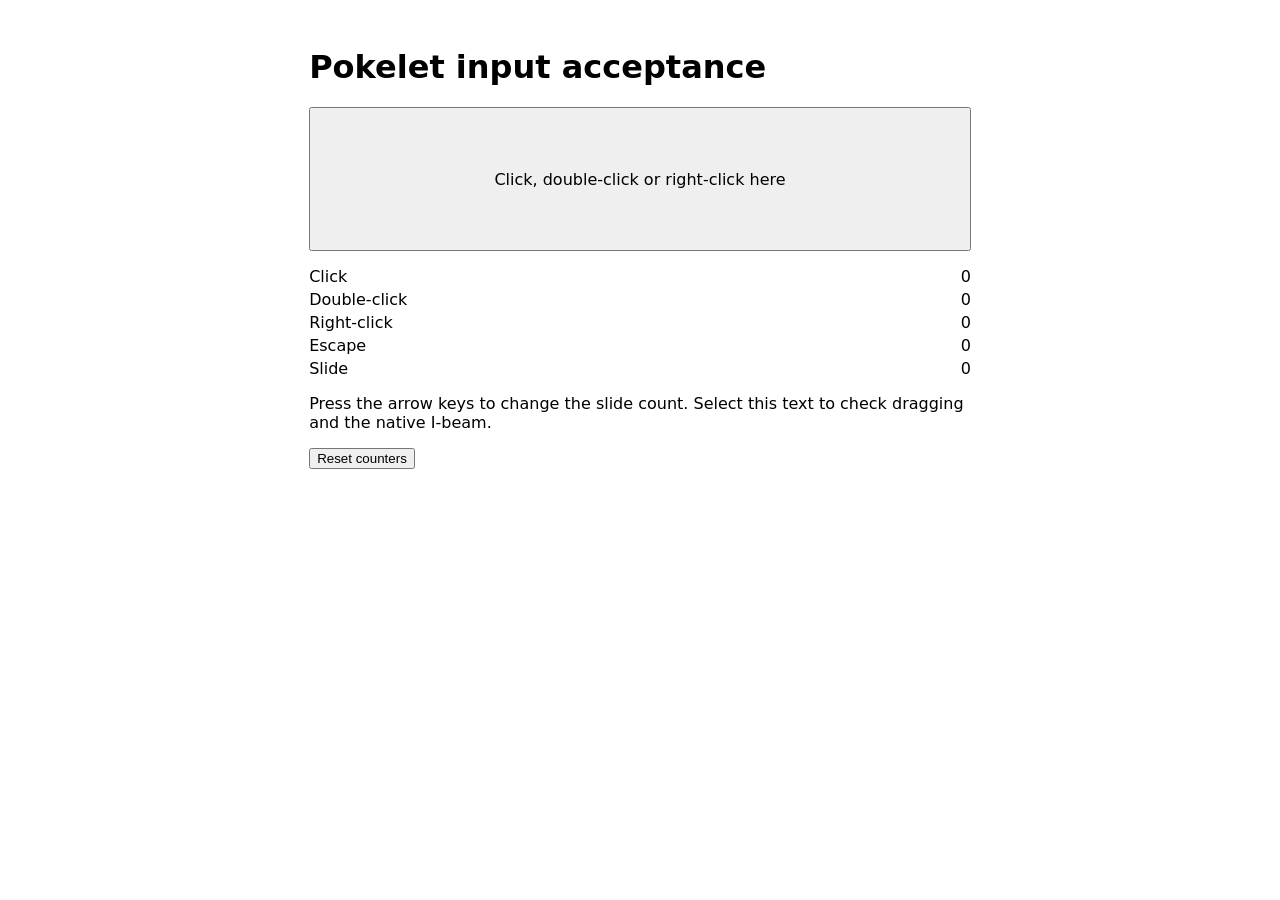
<file: Tests/Interactive/InputTargets.html>
<!doctype html>
<html lang="en-GB">
<meta charset="utf-8">
<meta name="viewport" content="width=device-width, initial-scale=1">
<title>Pokelet input acceptance</title>
<style>
  :root { color-scheme: light dark; font-family: system-ui; }
  main { max-width: 65ch; margin: 3rem auto; padding-inline: 1rem; }
  #target { display: block; min-height: 9rem; width: 100%; font: inherit; }
  dl { display: grid; grid-template-columns: 1fr auto; gap: .25rem 1rem; }
  dd { font-variant-numeric: tabular-nums; }
</style>
<main>
  <h1>Pokelet input acceptance</h1>
  <button id="target">Click, double-click or right-click here</button>
  <dl id="results"></dl>
  <p>Press the arrow keys to change the slide count. Select this text to check dragging and the native I-beam.</p>
  <button id="reset">Reset counters</button>
</main>
<script>
  const counters = new Map();
  const results = document.querySelector("#results");
  for (const title of ["Click", "Double-click", "Right-click", "Escape", "Slide"]) {
    const label = document.createElement("dt");
    const value = document.createElement("dd");
    label.textContent = title;
    value.textContent = "0";
    counters.set(title, value);
    results.append(label, value);
  }
  function count(title, step = 1) {
    const value = counters.get(title);
    value.textContent = Number(value.textContent) + step;
  }
  const target = document.querySelector("#target");
  target.addEventListener("click", () => count("Click"));
  target.addEventListener("dblclick", () => count("Double-click"));
  target.addEventListener("contextmenu", event => { event.preventDefault(); count("Right-click"); });
  document.addEventListener("keydown", event => {
    if (event.key === "Escape") count("Escape");
    if (event.key === "ArrowRight") count("Slide");
    if (event.key === "ArrowLeft") count("Slide", -1);
  });
  document.querySelector("#reset").addEventListener("click", () => {
    for (const value of counters.values()) value.textContent = "0";
  });
</script>
</html>
</file>
<file: docs/site/style.css>
@font-face {
  font-family: Geist;
  src: url("assets/geist.woff2") format("woff2");
  font-style: normal;
  font-weight: 100 900;
  font-display: swap;
}

:root {
  color-scheme: light dark;
  --paper: #faf8f4;
  --surface: #fffdf9;
  --ink: #211a2e;
  --muted: #5f5768;
  --line: #ddd5e2;
  --accent: #5132aa;
  --accent-hover: #3f248c;
  --button-ink: #fff;
  --selected: #f2ebff;
  --selection-border: #6848b9;
  --band: #f0eae5;
  --stage: #eee6fb;
  --stage-dot: #ba9ee2;
  --stage-accent: #5c3baf;
  --gutter: clamp(1rem, 4.2vw, 4rem);
  --section: clamp(4.25rem, 8vw, 7.5rem);
  font-family: Geist, system-ui, sans-serif;
  font-synthesis: none;
  line-height: 1.55;
}

@media (prefers-color-scheme: dark) {
  :root {
    --paper: #1a1622;
    --surface: #221b2e;
    --ink: #f9f2ff;
    --muted: #c6b9d1;
    --line: #41364f;
    --accent: #cfb6ff;
    --accent-hover: #ebdbff;
    --button-ink: #261743;
    --selected: #382b4f;
    --selection-border: #b893f2;
    --band: #211a2c;
    --stage: #38274d;
    --stage-dot: #695386;
    --stage-accent: #e1caff;
  }
}

*, *::before, *::after { box-sizing: border-box; }
[hidden] { display: none !important; }
html { scroll-padding-top: 5.75rem; }
body { margin: 0; background: var(--paper); color: var(--ink); }
img { display: block; max-width: 100%; height: auto; }
button, select, input { font: inherit; }
button { color: inherit; }
a { color: var(--accent); text-underline-offset: .2em; }
a:hover { text-decoration-thickness: 2px; }
:focus-visible { outline: 2px solid var(--accent); outline-offset: 4px; }
h1, h2, h3, p, figure, fieldset, dl, dd { margin: 0; }
h1, h2, h3 { line-height: 1.03; }
h2 { font-size: clamp(2.25rem, 4.55vw, 4.25rem); letter-spacing: -.051em; font-weight: 740; }
h3 { font-size: 1.6rem; letter-spacing: -.045em; }
p { color: var(--muted); }

.wrap {
  width: min(82rem, 100% - max(var(--gutter), env(safe-area-inset-left)) - max(var(--gutter), env(safe-area-inset-right)));
  margin-inline: auto;
}

.skip-link {
  position: fixed;
  z-index: 3;
  inset: .75rem auto auto 1rem;
  transform: translateY(-200%);
  padding: .65rem 1rem;
  border-radius: .5rem;
  background: var(--surface);
}
.skip-link:focus { transform: none; }

.site-header {
  position: sticky;
  z-index: 2;
  top: 0;
  background: var(--paper);
  border-bottom: 1px solid var(--line);
}
.header-inner {
  display: grid;
  grid-template-columns: 1fr auto auto auto;
  grid-template-areas: "brand nav cursor download";
  align-items: center;
  gap: clamp(.75rem, 2.2vw, 2rem);
  min-height: 4.55rem;
  position: relative;
}
.brand {
  grid-area: brand;
  display: inline-flex;
  align-items: center;
  gap: .57rem;
  justify-self: start;
  min-height: 2.75rem;
  color: var(--ink);
  font-size: 1.3rem;
  font-weight: 780;
  letter-spacing: -.055em;
  text-decoration: none;
}
.brand img { flex: none; }
.primary-nav, .site-footer nav { display: flex; align-items: center; flex-wrap: wrap; gap: clamp(.75rem, 2.35vw, 2.1rem); }
.primary-nav { grid-area: nav; }
.primary-nav a, .site-footer nav a {
  display: inline-flex;
  align-items: center;
  gap: .3rem;
  min-height: 2.75rem;
  color: var(--muted);
  font-size: .9rem;
  font-weight: 570;
  text-decoration: none;
}
.primary-nav a:hover, .site-footer nav a:hover { color: var(--accent); text-decoration: underline; }
.nav-github { margin-inline-start: clamp(0rem, 1.7vw, 2rem); }
.menu-toggle {
  grid-area: toggle;
  display: none;
  justify-content: center;
  align-items: center;
  gap: .4rem;
  min-height: 2.75rem;
  padding: 0 .65rem;
  background: transparent;
  border: 1px solid var(--line);
  border-radius: .55rem;
  cursor: pointer;
  font-size: .86rem;
  font-weight: 650;
}
.menu-icon { width: .78rem; height: .42rem; border-block: 1.5px solid; }
.header-download { grid-area: download; min-inline-size: 6.55rem; }

.button {
  display: inline-flex;
  align-items: center;
  justify-content: center;
  gap: .55rem;
  width: fit-content;
  min-height: 3.25rem;
  padding: .65rem 1.12rem;
  border: 1px solid transparent;
  border-radius: .65rem;
  background: var(--accent);
  color: var(--button-ink);
  font-weight: 675;
  text-decoration: none;
  transition: background-color 140ms ease;
}
.button:hover { background: var(--accent-hover); }
.button-small { min-height: 2.75rem; padding: .45rem .85rem; font-size: .88rem; }
.icon { flex: none; width: 1.14rem; height: 1.14rem; }
.text-action {
  display: inline-flex;
  align-items: center;
  gap: .45rem;
  min-height: 2.75rem;
  font-size: .93rem;
  font-weight: 660;
  text-decoration: none;
}
.text-action:hover { text-decoration: underline; }

.hero {
  display: grid;
  grid-template-columns: minmax(0, 1.02fr) minmax(0, 1fr);
  align-items: center;
  gap: clamp(1rem, 3vw, 3.2rem);
  padding-block: clamp(3rem, 6.35vw, 6.8rem) clamp(3.5rem, 6.4vw, 7rem);
}
.hero h1 {
  font-size: clamp(2.95rem, 6.6vw, 6.3rem);
  font-weight: 780;
  line-height: 1;
  letter-spacing: -.069em;
}
.hero h1 span { display: block; color: var(--accent); }
.intro {
  max-width: 31ch;
  margin-block: 1.5rem 1.65rem;
  font-size: clamp(1.11rem, 1.75vw, 1.4rem);
  line-height: 1.42;
  letter-spacing: -.027em;
}
.actions { display: flex; align-items: center; flex-wrap: wrap; gap: .3rem 1.13rem; }
.hero-note { margin-top: .85rem; font-size: .865rem; }
.hero .button { min-inline-size: 13rem; }
.hero-picker { padding: 0; border: 0; background: transparent; color: var(--accent); cursor: pointer; }
.hero-note span { padding-inline: .18rem; }

.hero-art {
  position: relative;
  isolation: isolate;
  aspect-ratio: 1.1;
}
.hero-art::before {
  content: "";
  position: absolute;
  inset: 3% 3% 4% 5%;
  z-index: -1;
  border-radius: 51% 46% 50% 48%;
  background-color: var(--stage);
  background-image: radial-gradient(circle, var(--stage-dot) .8px, transparent 1.2px);
  background-size: 18px 18px;
  transform: rotate(-11deg);
}
.character-sheet { position: absolute; inset: 0; }
.hero-piece {
  position: absolute;
  display: block;
  width: var(--piece-width);
  padding: 0;
  border: 0;
  border-radius: 28%;
  background: transparent;
  transform: rotate(var(--tilt));
  transition: transform 170ms ease;
  cursor: pointer;
  -webkit-tap-highlight-color: transparent;
}
.hero-piece:not(:disabled):is(:hover, :focus-visible) { transform: rotate(var(--tilt)) translateY(-5px); z-index: 1; }
.hero-character {
  width: 100%;
  transform-origin: 30.77% 14.42%;
  filter: drop-shadow(0 8px 0 rgb(54 32 81 / .13));
}
.hero-finger { --tilt: -12deg; --piece-width: 56%; top: 0; left: 0; }
.hero-cat { --tilt: 16deg; --piece-width: 44%; top: 6%; left: 53%; }
.hero-foam { --tilt: -17deg; --piece-width: 44%; top: 53%; left: 3%; }
.hero-arrow { --tilt: 9deg; --piece-width: 42%; top: 50%; left: 54%; }
.hero-rays { position: absolute; top: 6%; left: 4%; width: 9%; aspect-ratio: 1; color: var(--stage-accent); pointer-events: none; }
.hero-rays i { position: absolute; display: block; width: 29%; height: 8%; border-radius: 1rem; background: currentColor; }
.hero-rays i:nth-child(1) { top: 63%; left: 9%; transform: rotate(16deg); }
.hero-rays i:nth-child(2) { top: 32%; left: 25%; transform: rotate(48deg); }
.hero-rays i:nth-child(3) { top: 17%; left: 59%; transform: rotate(86deg); }


/* Hero supporting information */
.hero-support {
  display: flex;
  flex-direction: column;
  align-items: flex-start;
  gap: 12px;
  margin-top: 14px;
}

.hero-support .hero-note {
  margin: 0;
}

/* Directory recognition */
.hero-listing {
  display: inline-flex;
  align-items: center;
  gap: 12px;
}

.hero-listing-label {
  color: var(--muted);
  font-size: 0.75rem;
  font-weight: 500;
  white-space: nowrap;
}

.hero-listing-link {
  color: inherit;
  font-size: 0.85rem;
  text-underline-offset: 0.2em;
}
.hero-listing-link:focus-visible {
  outline: 2px solid #c9a9f3;
  outline-offset: 4px;
}

.cursor-picker { grid-area: cursor; }
.site-header .cursor-picker summary {
  position: relative;
  display: flex;
  justify-content: center;
  gap: .35rem;
  min-height: 2.75rem;
  padding: .3rem .55rem .3rem .35rem;
  border: 1px solid var(--line);
  border-radius: .65rem;
  font-size: .87rem;
  white-space: nowrap;
}
.cursor-picker summary img { width: 1.6rem; flex: none; }
.native-marker, [data-native] summary img { display: none; }
[data-native] .native-marker { display: block; flex: none; }
.site-header .cursor-picker summary::after { width: .36rem; height: .36rem; }
.cursor-picker[open] summary { border-color: var(--selection-border); background: var(--selected); }
.cursor-options {
  position: absolute;
  inset: 100% 0 auto auto;
  display: grid;
  width: min(21.5rem, 100%);
  max-height: calc(100dvh - 5.5rem);
  overflow-y: auto;
  gap: .95rem;
  padding: 1.15rem;
  border: 1px solid var(--line);
  border-radius: 1rem;
  background: var(--surface);
  box-shadow: 0 14px 38px rgb(34 21 52 / .15);
}
.cursor-options fieldset { border: 0; padding: 0; min-width: 0; }
.cursor-options legend, .control-pair label { padding: 0; font-size: .87rem; font-weight: 670; }
.character-options { display: grid; grid-template-columns: 1fr 1fr; gap: .48rem; margin-top: .55rem; }
.character-choice { position: relative; cursor: pointer; }
.character-choice input {
  position: absolute;
  inset: 0;
  width: 100%;
  height: 100%;
  opacity: 0;
  margin: 0;
  cursor: inherit;
}
.character-choice span {
  display: flex;
  align-items: center;
  min-height: 3.45rem;
  gap: .22rem;
  padding: .15rem .4rem .15rem .03rem;
  border: 1px solid var(--line);
  border-radius: .62rem;
  font-size: .81rem;
  font-weight: 650;
}
.character-choice img { width: 2.3rem; flex: none; transition: transform 130ms ease; }
.character-choice:hover img { transform: translate(-1px, -2px) rotate(-8deg); }
.character-choice:hover span { border-color: var(--selection-border); }
.character-choice input:checked + span {
  border-color: var(--selection-border);
  box-shadow: inset 0 0 0 1px var(--selection-border);
  background: var(--selected);
}
.character-choice input:focus-visible + span { outline: 2px solid var(--accent); outline-offset: 2px; }
.control-pair { display: grid; grid-template-columns: 1fr 1fr; gap: .65rem; }
.control-pair > div { display: grid; gap: .42rem; min-width: 0; }
.control-pair select {
  width: 100%;
  min-height: 2.75rem;
  padding: .36rem .48rem;
  border: 1px solid var(--selection-border);
  border-radius: .48rem;
  background: var(--surface);
  color: var(--ink);
  font-size: .86rem;
}
.control-bottom { display: flex; flex-wrap: wrap; justify-content: space-between; align-items: center; gap: .1rem .5rem; }
.sound-toggle, .reset-button { display: inline-flex; gap: .46rem; align-items: center; min-height: 2.75rem; font-size: .86rem; font-weight: 650; cursor: pointer; }
.sound-toggle input { width: 1.06rem; height: 1.06rem; margin: 0; accent-color: var(--accent); }
.reset-button { padding: 0 .38rem; background: none; border: 0; color: var(--accent); text-decoration: underline; text-underline-offset: .16em; }

.reset-button[aria-pressed="true"] { border-radius: .44rem; background: var(--selected); color: var(--ink); }

.live-pointer, .impact { position: fixed; top: 0; left: 0; pointer-events: none; z-index: 5; }
.live-pointer { display: none; }
[data-cursor-reaction] .live-pointer { display: block; }
.live-pointer img {
  position: absolute;
  width: 52px;
  max-width: none;
  left: -16px;
  top: -8px;
  transform-origin: 16px 8px;
}
.impact { color: var(--stage-accent); }
.impact svg { position: absolute; left: -26px; top: -26px; opacity: 0; overflow: visible; }
.impact svg > * { display: none; }
[data-shape="rays"] .impact-rays, [data-shape="ring"] .impact-ring, [data-shape="paw"] .impact-paw { display: block; }

.feature-band { background: var(--band); }
.feature-layout {
  display: grid;
  grid-template-columns: minmax(0, .88fr) minmax(0, 1.12fr);
  align-items: center;
  gap: clamp(1.75rem, 6vw, 5.5rem);
  padding-block: clamp(3.5rem, 6.6vw, 6.35rem);
}
.feature-copy h2 { max-width: 12ch; margin-bottom: 1.65rem; }
.feature-list > div { padding: .97rem 0; border-top: 1px solid var(--line); }
.feature-list dt { font-size: 1.06rem; font-weight: 710; }
.feature-list dd { color: var(--muted); margin-top: .24rem; font-size: .97rem; max-width: 44ch; }
.settings-figure {
  padding: clamp(.5rem, 2vw, 1.55rem) 0 0;
}
.settings-figure img { width: 100%; height: auto; border-radius: .72rem; box-shadow: 0 15px 40px rgb(30 14 41 / .17); }
.settings-figure figcaption { margin-top: 1rem; font-size: .82rem; color: var(--muted); text-align: center; }

.install-section {
  display: grid;
  grid-template-columns: minmax(0, .9fr) minmax(0, 1.1fr);
  gap: clamp(2rem, 7vw, 6rem);
  align-items: start;
  padding-block: var(--section);
}
.download-panel {
  display: grid;
  justify-items: start;
  align-content: center;
  gap: .9rem;
  padding-block: .25rem 1rem;
}
.download-panel h2 { max-width: 13ch; font-size: clamp(2.35rem, 4vw, 3.65rem); text-wrap: balance; }
.download-panel img { width: 3.1rem; }
.download-panel p { margin-bottom: .35rem; }
.download-panel .button { min-inline-size: 10.8rem; }
.release-link { display: inline-flex; align-items: center; gap: .32rem; font-size: .87rem; min-height: 2.75rem; }
.install-guide h3 { margin: .35rem 0 1.35rem; }
.steps { padding: 0; margin: 0; }
.steps li::marker { color: transparent; }
.steps li {
  position: relative;
  padding: 0 0 1.1rem 3rem;
}
.step-number {
  position: absolute;
  top: .04rem;
  left: 0;
  display: grid;
  place-items: center;
  width: 2.1rem;
  height: 2.1rem;
  border-radius: 50%;
  background: var(--selected);
  color: var(--accent);
  font-size: .86rem;
  font-weight: 740;
}
.steps li > strong { font-size: 1.02rem; }
.steps li p { margin-top: .16rem; }
details summary {
  position: relative;
  display: flex;
  align-items: center;
  justify-content: space-between;
  gap: 1rem;
  min-height: 3.25rem;
  padding: .72rem .18rem;
  list-style: none;
  cursor: pointer;
  font-weight: 665;
}
summary::-webkit-details-marker { display: none; }
details summary::after {
  content: "";
  flex: none;
  width: .5rem;
  height: .5rem;
  margin: -.25rem .2rem 0 0;
  border-right: 1.5px solid var(--accent);
  border-bottom: 1.5px solid var(--accent);
  rotate: 45deg;
}
details[open] summary::after { margin-top: .2rem; rotate: 225deg; }
details summary:hover { color: var(--accent); }
details p { max-width: 65ch; padding: 0 1.5rem 1rem .18rem; }
.install-note {
  padding-inline: .85rem;
  border: 1px solid var(--line);
  border-radius: .68rem;
  background: var(--surface);
  font-size: .91rem;
}
.source-link { margin-top: .5rem; }

.faq-section {
  display: grid;
  grid-template-columns: minmax(0, .68fr) minmax(0, 1.32fr);
  gap: .1rem clamp(1.65rem, 5vw, 4.4rem);
  align-items: start;
  padding-block: clamp(2.75rem, 5vw, 4.25rem) var(--section);
  border-top: 1px solid var(--line);
}
.faq-section h2 { max-width: 10ch; }
.faq-list { border-top: 1px solid var(--line); }
.faq-list details { border-bottom: 1px solid var(--line); }
.faq-list summary { min-height: 3.7rem; }
.site-footer {
  display: flex;
  flex-wrap: wrap;
  justify-content: space-between;
  gap: .25rem 1.5rem;
  align-items: center;
  border-top: 1px solid var(--line);
  padding-block: 1rem max(1rem, env(safe-area-inset-bottom));
}
.site-footer nav { gap: .05rem clamp(.8rem, 2.7vw, 2rem); }

.guide-header .header-inner {
  grid-template-columns: 1fr auto;
  grid-template-areas: "brand download";
}
.guide { max-width: 54rem; padding-block: var(--section); }
.guide h1 {
  max-width: 19ch;
  font-size: clamp(2.55rem, 6.6vw, 5rem);
  letter-spacing: -.06em;
  text-wrap: balance;
}
.guide .intro { max-width: 52ch; }
.guide section { margin-top: clamp(2.5rem, 6vw, 4rem); }
.guide h2 { font-size: clamp(1.75rem, 3.8vw, 2.65rem); margin-bottom: .9rem; }
.guide section > p, .guide li, .guide .feature-list dd { max-width: 67ch; }
.guide section > p + p { margin-top: .8rem; }
.guide ol { padding-inline-start: 1.6rem; color: var(--muted); }
.guide li + li { margin-top: .65rem; }
.guide li::marker { color: var(--accent); font-weight: 710; }

@media (max-width: 60rem) {
  .hero { gap: 1.25rem; }
}

@media (max-width: 53rem) {
  .site-header { position: static; }
  .site-header:has(.menu-toggle:not([hidden])) { position: sticky; }
  .header-inner {
    grid-template-columns: 1fr auto auto auto;
    grid-template-areas: "brand toggle cursor download" "nav nav nav nav";
    gap: 0 .48rem;
    padding-block: .68rem;
    min-height: 4.15rem;
  }
  .menu-toggle { display: inline-flex; }
  .primary-nav {
    gap: 0 1.02rem;
    padding: .55rem 1rem;
    border: 1px solid var(--line);
    border-radius: 0 0 .8rem .8rem;
    background: var(--surface);
  }
  .menu-toggle:not([hidden]) + .primary-nav {
    display: none;
    position: absolute;
    inset: 100% 0 auto;
  }
  .menu-toggle[aria-expanded="true"] + .primary-nav { display: grid; grid-template-columns: 1fr 1fr; }
  .nav-github { margin-inline-start: 0; }
}

@media (max-width: 45rem) {
  .hero { grid-template-columns: 1fr; gap: 1.85rem; padding-top: 2.85rem; }
  .hero h1 { font-size: clamp(2.8rem, 10vw, 5.25rem); letter-spacing: -.057em; }
  .intro { margin-block: .95rem 1.05rem; }
  .hero-note { margin-top: .65rem; }
  .hero-art { width: min(100%, 34rem); }
  .control-pair select { font-size: 1rem; }
  .feature-layout, .install-section, .faq-section { grid-template-columns: minmax(0, 1fr); }
  .feature-copy h2, .faq-section h2 { max-width: none; }
  .settings-figure { width: min(100%, 35rem); }
}

@media (max-width: 30rem) {
  .hero .actions { gap: .16rem .75rem; }
  .hero .text-action { min-height: 2.75rem; }
  .character-choice span { font-size: .8rem; }
  .header-inner { column-gap: .35rem; }
  .header-download { min-inline-size: 5.7rem; padding-inline: .5rem; }
  .site-header .cursor-picker summary { width: 2.8rem; padding: 0; }
  .site-header .cursor-picker summary::after { display: none; }
  .picker-label { position: absolute; width: 1px; height: 1px; overflow: hidden; clip-path: inset(50%); white-space: nowrap; }
}

@media (max-width: 21rem) {
  .brand { font-size: 1.14rem; }
  .brand img { width: 27px; }
  .menu-toggle { width: 2.75rem; padding: 0; gap: 0; font-size: 0; }
  .header-download { min-inline-size: 0; padding-inline: .4rem; }
  .hero h1 { font-size: clamp(2.4rem, 12vw, 2.8rem); }
}

@media (prefers-reduced-motion: reduce) {
  *, *::before, *::after { transition-duration: 0s !important; }
  .hero-piece:not(:disabled):is(:hover, :focus-visible) { transform: rotate(var(--tilt)); }
  .character-choice:hover img { transform: none; }
}

@media (forced-colors: active) {
  .character-choice input:checked + span { outline: 2px solid Highlight; outline-offset: -3px; }
  .button, .site-header .cursor-picker summary { border-color: ButtonText; }
}

@media (any-pointer: fine) {
  html[data-pokelet] :is(body, a, button, summary, label, input[type="checkbox"], input[type="radio"]) {
    cursor: var(--reaction-cursor, var(--site-cursor, auto));
  }
  html[data-pokelet][data-cursor-reaction] { --reaction-cursor: none; }
  html[data-pokelet] :is(input:not([type="checkbox"], [type="radio"]), textarea, select, [contenteditable]:not([contenteditable="false"])) {
    cursor: auto;
  }
  html[data-pokelet] :is(input:is([type="text"], [type="search"], [type="url"], [type="tel"], [type="email"], [type="password"], :not([type])), textarea, [contenteditable]:not([contenteditable="false"])) {
    cursor: text;
  }
}
</file>
